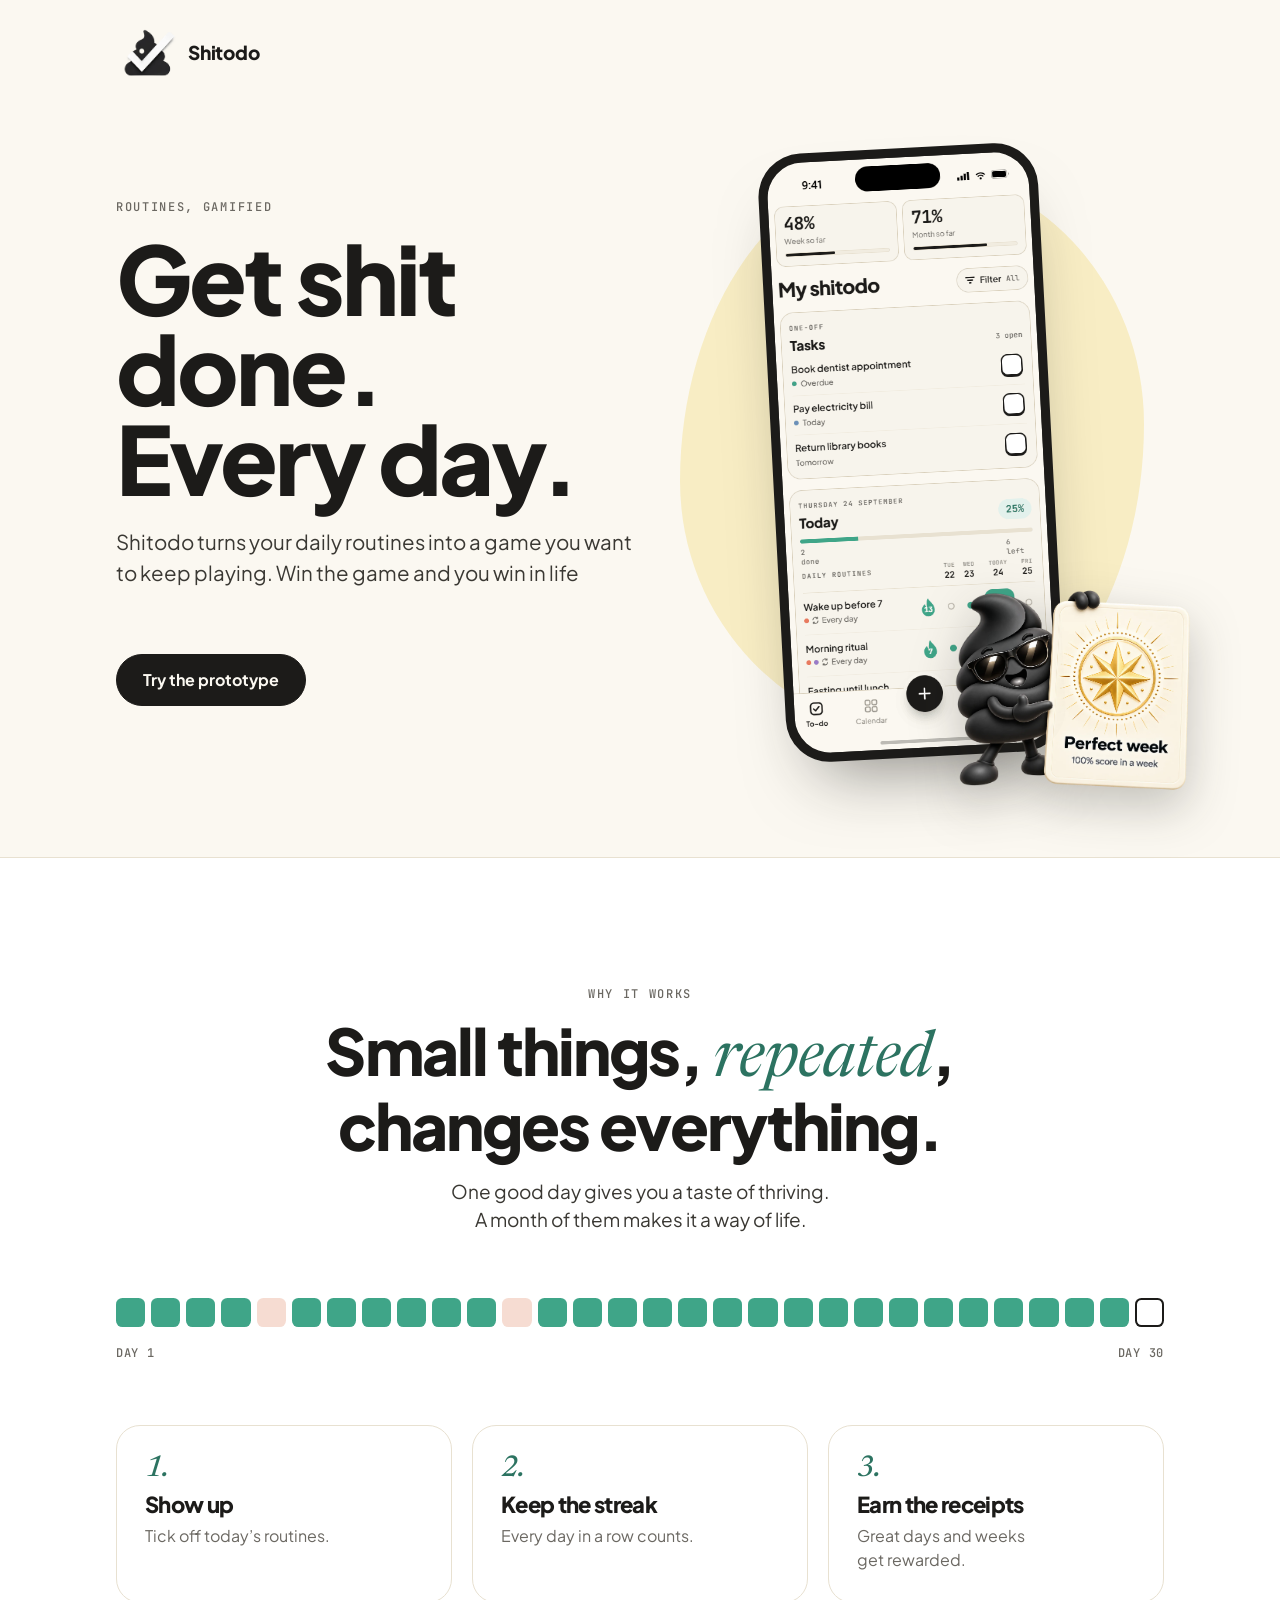
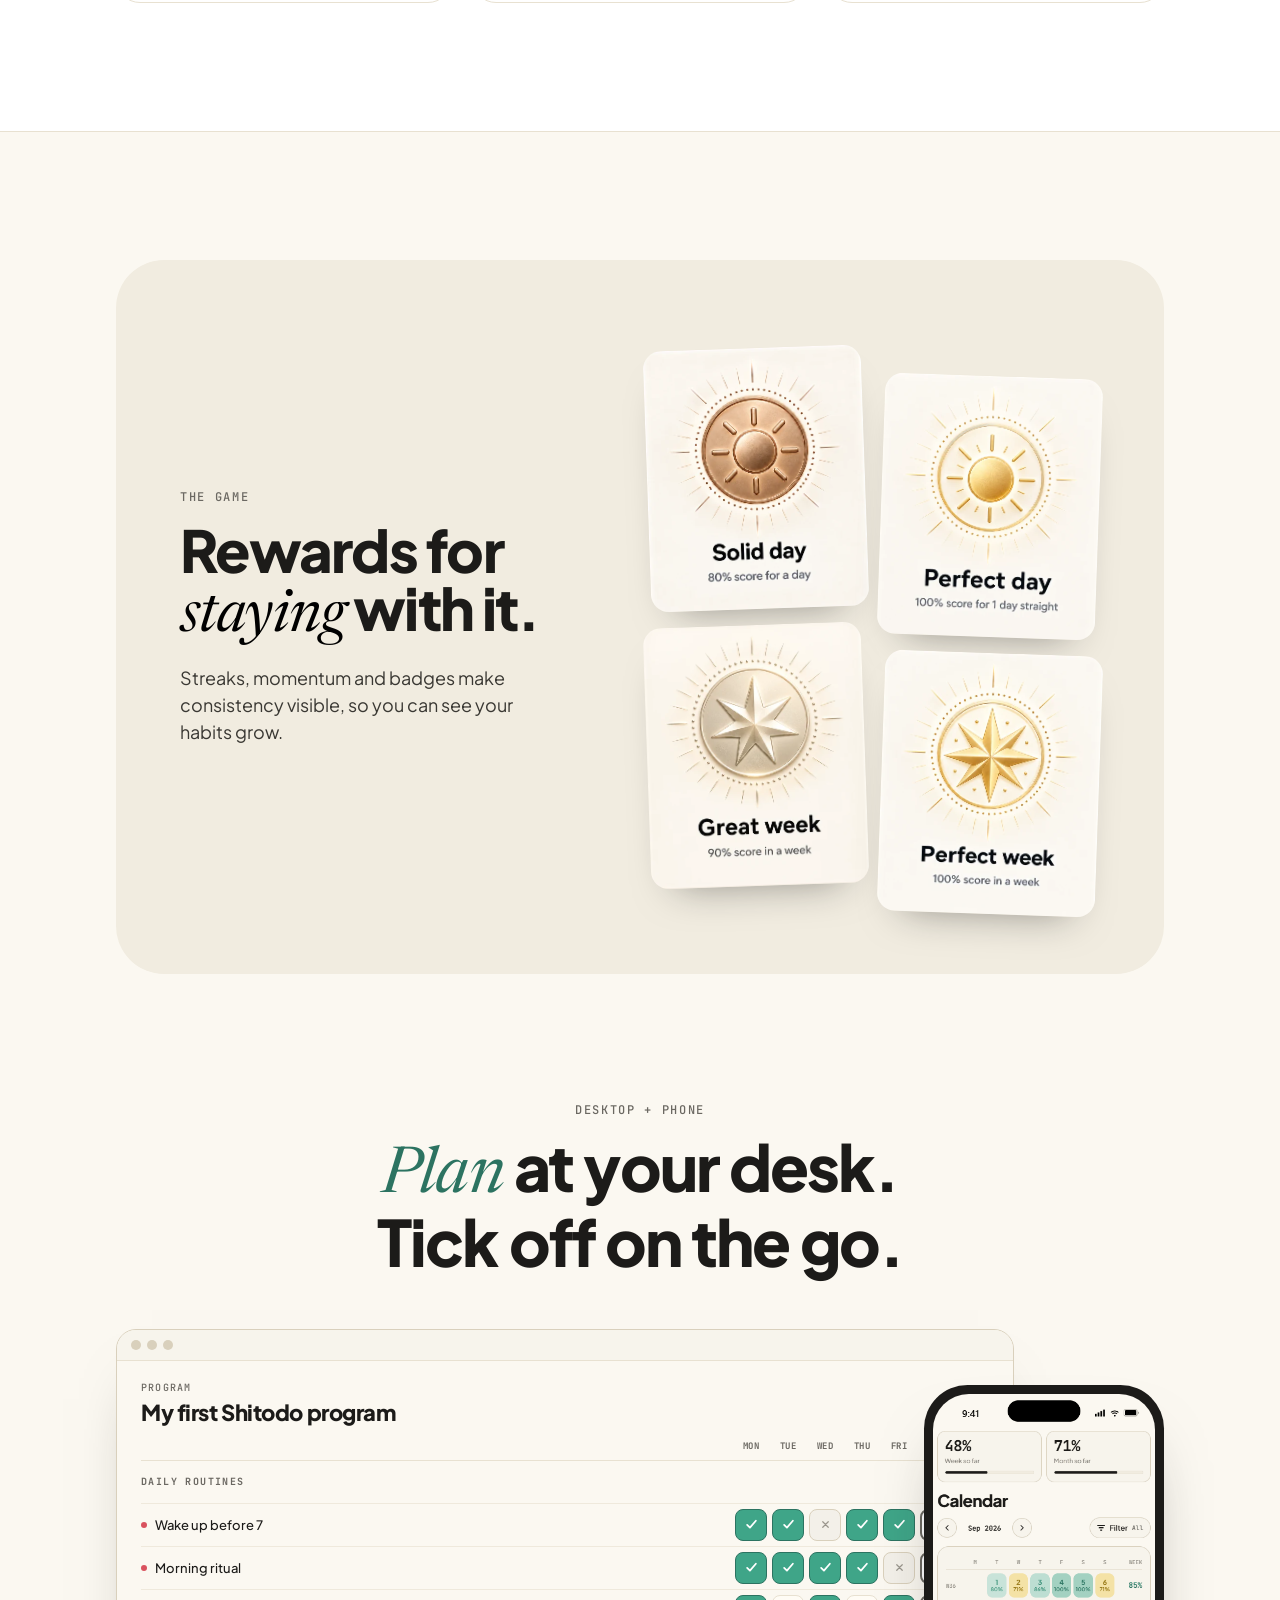
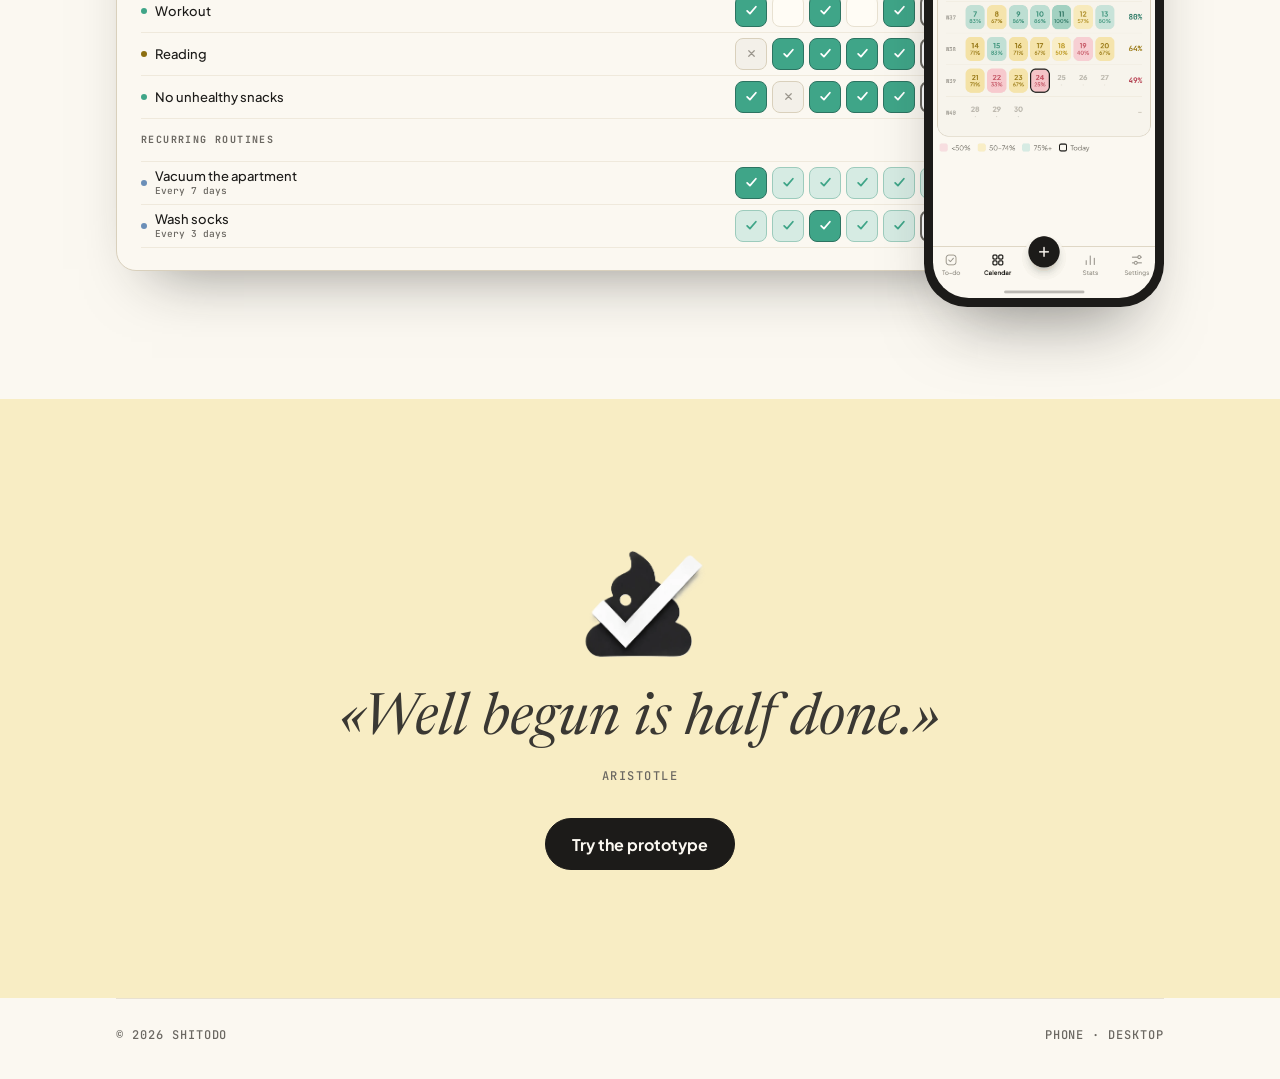
<file: projects/shitodo/index.html>
<!doctype html>
<html lang="en">
<head>
<meta charset="utf-8">
<script>if(/[?&](cover|static)=1/.test(location.search))document.documentElement.classList.add("still");</script>
<style>
#sd-loader{position:fixed;inset:0;z-index:2147483647;background:#FBF8F1;display:flex;flex-direction:column;align-items:center;justify-content:center;gap:22px;transition:opacity .4s ease,visibility .4s}
#sd-loader.done{opacity:0;visibility:hidden}
html.still #sd-loader{display:none}
html:not(.still):not(.sd-ready){overflow:hidden}
#sd-loader .stage{position:relative;width:220px;height:220px}
#sd-loader svg{position:absolute;inset:0;width:100%;height:100%}
#sd-loader img{position:absolute;left:50%;top:50%;width:112px;height:112px;transform:translate(-50%,-50%);object-fit:contain;mix-blend-mode:multiply}
#sd-loader .pct{font:700 13px "JetBrains Mono",ui-monospace,Menlo,monospace;color:#1C1B19;letter-spacing:.04em}
</style>
<meta name="viewport" content="width=device-width, initial-scale=1">
<meta name="description" content="Shitodo turns your daily routines into a game you want to keep playing.">
<link rel="icon" href="assets/logo.webp">
<title>Shitodo – small things, every day</title>
<link media="print" onload="this.media='all'" href="https://fonts.googleapis.com/css2?family=Plus+Jakarta+Sans:wght@400;500;600;700;800&family=JetBrains+Mono:wght@500;700&family=Newsreader:ital,wght@1,400;1,500&display=swap" rel="stylesheet">
<link rel="stylesheet" href="css/landing.css">
<style>
:root{--p0:#FBF8F1;--p1:#F7F4EC;--p2:#F1ECE0;--p3:#E8E1D1;--p4:#D9D0BC;--ink:#1C1B19;--i1:#3A3833;--i2:#6B6862;--g:#3FA588;--gd:#2C7361;--gbg:#D6EBE3;--honey:#E8C547;--hbg:#F8EDC4;--terra:#E8765A;--tink:#B5482E}
*{box-sizing:border-box}
html,body{margin:0;background:var(--p0);color:var(--ink);font-family:"Plus Jakarta Sans",sans-serif;-webkit-font-smoothing:antialiased}
a{color:var(--gd)}a:hover{color:var(--ink)}
.wrap{max-width:1160px;margin:0 auto;padding:0 clamp(20px,5vw,56px)}
.eb{font:500 12px "JetBrains Mono",monospace;letter-spacing:.14em;text-transform:uppercase;color:var(--i2)}
h1,h2,h3{margin:0;letter-spacing:-.03em;text-wrap:balance}
p{margin:0;text-wrap:pretty}
em{font-family:"Newsreader",serif;font-style:italic;font-weight:400;letter-spacing:-.01em}
.btn{display:inline-flex;align-items:center;height:52px;padding:0 26px;border-radius:999px;font-weight:700;font-size:16px;text-decoration:none;border:1.5px solid var(--ink);color:var(--ink);background:transparent}
.btn:hover{background:var(--ink);color:var(--p0)}
.btn.pri{background:var(--ink);color:var(--p0)}.btn.pri:hover{background:var(--gd);border-color:var(--gd)}
.nav{display:flex;justify-content:space-between;align-items:center;padding:20px 0;gap:16px}
.brand{display:flex;align-items:center;gap:8px;font-weight:800;font-size:19px;letter-spacing:-.01em}
.brand img{width:64px;height:64px;object-fit:contain}
.nav .btn{height:42px;font-size:14px;padding:0 20px}
.hero{display:grid;grid-template-columns:minmax(0,1fr) minmax(0,1fr);gap:40px;align-items:center;padding:24px 0 80px}
.hero h1{font-size:clamp(52px,7.4vw,100px);font-weight:800;line-height:.95;margin:18px 0 24px}
.hero h1 em{color:var(--gd);font-size:1.08em}
.lead{font-size:clamp(18px,1.6vw,21px);line-height:1.5;color:var(--i1);max-width:26em}
.ctas{display:flex;flex-wrap:wrap;gap:12px;margin-top:34px}
.hero-ph{position:relative;display:flex;justify-content:center;padding:20px 0}
.blob{position:absolute;inset:6% 4%;border-radius:48% 52% 46% 54%/55% 45% 55% 45%;background:var(--hbg)}
.ph{position:relative;flex:none;width:clamp(210px,23vw,280px);aspect-ratio:402/874;border-radius:clamp(30px,3.4vw,44px);background:var(--ink);padding:clamp(6px,.7vw,9px);box-shadow:0 40px 70px -34px rgba(28,27,25,.55)}
.ph img{display:block;width:100%;height:100%;border-radius:clamp(24px,2.8vw,36px);object-fit:cover}
.hero-ph .ph{transform:rotate(-3deg)}
.chip{position:absolute;display:flex;align-items:center;gap:10px;background:#fff;border:1px solid var(--p3);border-radius:16px;padding:10px 14px 10px 10px;box-shadow:0 16px 30px -18px rgba(28,27,25,.45);font-size:14px;font-weight:700;z-index:2}
.chip small{display:block;font:500 11px "JetBrains Mono";color:var(--i2);letter-spacing:.04em;margin-top:1px}
.chip .ic{width:36px;height:36px;border-radius:10px;display:grid;place-items:center;font:800 15px "JetBrains Mono"}
.chip img{width:40px;height:40px;border-radius:10px;object-fit:cover;object-position:top}
.c1{left:2%;top:22%}.c1 .ic{background:#FBE3D9;color:var(--tink)}
.mascot{position:absolute;right:-6%;bottom:-4%;width:clamp(150px,19vw,250px);z-index:2;filter:drop-shadow(0 18px 24px rgba(28,27,25,.25))}
.sec{padding:clamp(80px,10vw,128px) 0}
.ttl{text-align:center;max-width:780px;margin:0 auto}
.ttl h2{font-size:clamp(38px,5vw,64px);font-weight:800;line-height:1;margin-top:16px}
.ttl h2 em{color:var(--gd)}
.ttl p{font-size:19px;line-height:1.5;color:var(--i1);margin:20px auto 0;max-width:30em}
.strip{display:grid;grid-template-columns:repeat(30,minmax(0,1fr));gap:clamp(3px,.5vw,6px);margin:64px 0 18px}
.strip i{aspect-ratio:1;border-radius:clamp(3px,.5vw,7px);background:var(--p3)}
.strip i.d{background:var(--g)}.strip i.m{background:#F6DCD2}.strip i.t{background:#fff;box-shadow:inset 0 0 0 2px var(--ink)}
.strip-l{display:flex;justify-content:space-between;font:500 12px "JetBrains Mono";color:var(--i2);letter-spacing:.06em;text-transform:uppercase}
.steps{display:grid;grid-template-columns:repeat(3,minmax(0,1fr));gap:20px;margin-top:64px}
.step{background:#fff;border:1px solid var(--p3);border-radius:24px;padding:28px 28px 30px}
.step .n{font:500 30px "Newsreader";font-style:italic;color:var(--gd)}
.step h3{font-size:22px;font-weight:800;margin:6px 0 6px}
.step p{font-size:16px;line-height:1.5;color:var(--i2)}
.game{background:var(--p2);border-radius:clamp(28px,4vw,48px);padding:clamp(48px,7vw,88px) clamp(24px,5vw,72px);display:grid;grid-template-columns:minmax(0,1fr) minmax(0,1.1fr);gap:56px;align-items:center}
.game h2{font-size:clamp(36px,4.6vw,58px);font-weight:800;line-height:1;margin-top:16px}
.game h2 em{color:var(--tink)}
.game p{font-size:18px;line-height:1.5;color:var(--i1);margin-top:18px}
.bdg{display:grid;grid-template-columns:repeat(2,minmax(0,1fr));gap:16px}
.bdg img{display:block;width:100%;border-radius:18px;box-shadow:0 22px 40px -26px rgba(28,27,25,.5)}
.bdg img:nth-child(odd){transform:rotate(-2deg)}.bdg img:nth-child(even){transform:rotate(2deg) translateY(28px)}
.dev{display:grid;grid-template-columns:minmax(0,1fr) auto;align-items:end;margin-top:56px}
.dev .lp-win{width:100%;border-radius:20px}
.dev .ph{margin-left:-90px;margin-bottom:-36px;width:clamp(170px,19vw,240px)}
.end{text-align:center;display:flex;flex-direction:column;align-items:center}
.end img{width:150px;height:150px;object-fit:contain}
.end blockquote{margin:12px 0 0;font:400 clamp(34px,4.6vw,58px)/1.1 "Newsreader",serif;font-style:italic;color:var(--i1);max-width:16em;text-wrap:balance}
.end small{font:500 12px "JetBrains Mono";letter-spacing:.12em;text-transform:uppercase;color:var(--i2);margin-top:16px}
.foot{display:flex;justify-content:space-between;flex-wrap:wrap;gap:12px;padding:28px 0 36px;border-top:1px solid var(--p3);font:500 12px "JetBrains Mono";letter-spacing:.08em;text-transform:uppercase;color:var(--i2)}
@media (max-width:900px){
.hero,.game{grid-template-columns:minmax(0,1fr)}
.steps{grid-template-columns:minmax(0,1fr)}
.dev{grid-template-columns:minmax(0,1fr)}
.dev .ph{margin:-110px 0 0 auto;width:160px}
.strip{grid-template-columns:repeat(15,minmax(0,1fr))}
}
</style>
</head>
<body>
<div id="sd-loader" aria-label="Laster"><div class="stage"><svg viewBox="0 0 220 220"><circle cx="110" cy="110" r="96" fill="none" stroke="#E8E1D1" stroke-width="4"></circle><circle id="sd-arc" cx="110" cy="110" r="96" fill="none" stroke="#1C1B19" stroke-width="4" stroke-linecap="round" stroke-dasharray="603.19" stroke-dashoffset="603.19" transform="rotate(-90 110 110)"></circle></svg><img src="assets/shitodo-logo-v2.webp" alt="Shitodo"></div><div class="pct" id="sd-pct">0%</div></div>
<script>(function(){var d=document.documentElement;if(d.classList.contains('still'))return;var C=603.19,arc=document.getElementById('sd-arc'),pct=document.getElementById('sd-pct'),t0=performance.now(),v=0,ready=false,rt=0,rv=0,end=false;
function set(x){arc.setAttribute('stroke-dashoffset',C*(1-x));pct.textContent=Math.round(x*100)+'%'}
function tick(now){if(end)return;if(!ready){v=.92*(1-Math.exp(-(now-t0)/1400))}else{var k=Math.min(1,(now-rt)/220);v=rv+(1-rv)*k;if(k>=1){set(1);end=true;var l=document.getElementById('sd-loader');d.classList.add('sd-ready');l.classList.add('done');setTimeout(function(){l.remove()},450);return}}set(v);requestAnimationFrame(tick)}
requestAnimationFrame(tick);
function go(){if(ready)return;ready=true;rt=performance.now();rv=v}
var onload=function(){(document.fonts&&document.fonts.ready?document.fonts.ready:Promise.resolve()).then(go)};
if(document.readyState==='complete')onload();else window.addEventListener('load',onload);setTimeout(go,9000)})();</script>
<template id="__bundler_thumbnail"><svg xmlns="http://www.w3.org/2000/svg" viewBox="0 0 100 100"><rect width="100" height="100" fill="#F8EDC4"></rect><text x="50" y="64" text-anchor="middle" font-family="sans-serif" font-weight="800" font-size="42" fill="#1C1B19">S</text></svg></template>
<header class="wrap" data-screen-label="01 Hero">
<nav class="nav"><div class="brand"><img src="assets/logo.webp" alt="">Shitodo</div></nav>
<div class="hero">
<div>
<div class="eb">Routines, gamified</div>
<h1>Get shit done. Every day.</h1>
<p class="lead" style="width:525px;height:93px">Shitodo turns your daily routines into a game you want to keep playing. Win the game and you win in life</p>
<div class="ctas"><a class="btn pri" href="prototype.html" data-proto="1">Try the prototype</a></div>
</div>
<div class="hero-ph"><div class="blob"></div>
<img class="mascot" src="assets/mascot-perfect-week.webp" alt="Shitodo mascot holding a Perfect week badge">
<div class="ph"><img src="assets/screen-today.png" alt="Shitodo to-do screen"></div>
</div>
</div>
</header>
<section class="sec" style="background:#fff;border-top:1px solid var(--p3);border-bottom:1px solid var(--p3)" data-screen-label="02 Consistency">
<div class="wrap">
<div class="ttl"><div class="eb">Why it works</div><h2>Small things, <em>repeated</em>, changes everything.</h2><p>One good day gives you a taste of thriving.<br>A month of them makes it a way of life.</p></div>
<div class="strip" id="strip"></div>
<div class="strip-l"><span>Day 1</span><span>Day 30</span></div>
<div class="steps">
<div class="step"><div class="n">1.</div><h3>Show up</h3><p>Tick off today’s routines.</p></div>
<div class="step"><div class="n">2.</div><h3>Keep the streak</h3><p>Every day in a row counts.</p></div>
<div class="step"><div class="n">3.</div><h3>Earn the receipts</h3><p>Great days and weeks get rewarded.</p></div>
</div>
</div>
</section>
<section class="sec" data-screen-label="03 The game">
<div class="wrap">
<div class="game">
<div><div class="eb">The game</div><h2>Rewards for <em style="color:#000000">staying</em> with it.</h2><p>Streaks, momentum and badges make consistency visible, so you can see your habits grow.</p></div>
<div class="bdg"><img src="assets/badges/solid_day.webp" alt="Solid day"><img src="assets/badges/perfect_day.webp" alt="Perfect day"><img src="assets/badges/great_week.webp" alt="Great week"><img src="assets/badges/perfect_week.webp" alt="Perfect week"></div>
</div>
</div>
</section>
<section class="sec" style="padding-top:0" data-screen-label="04 Phone and desktop">
<div class="wrap">
<div class="ttl"><div class="eb">Desktop + phone</div><h2><em>Plan</em> at your desk.<br>Tick off on the go.</h2></div>
<div class="dev"><div id="desk"></div><div class="ph"><img src="assets/screen-calendar.png" alt=""></div></div>
</div>
</section>
<section class="sec" style="background:var(--hbg)" data-screen-label="05 Try it">
<div class="wrap end">
<img src="assets/logo.webp" alt="Shitodo">
<blockquote>«Well begun is half done.»</blockquote>
<small>Aristotle</small>
<div class="ctas"><a class="btn pri" href="prototype.html" data-proto="1">Try the prototype</a></div>
</div>
</section>
<div class="wrap"><footer class="foot"><span>© 2026 Shitodo</span><span>Phone · Desktop</span></footer></div>
<script src="js/landing-parts.js"></script>
<script>
document.getElementById('desk').innerHTML=LP.program();
const pat='ddddmddddddmdddddddddddddddddt';
document.getElementById('strip').innerHTML=[...pat].map(c=>`<i class="${c}"></i>`).join('');
</script>
</body>
</html>
</file>
<file: projects/shitodo/css/landing.css>
*{box-sizing:border-box}
body{margin:0;font-family:"Plus Jakarta Sans",sans-serif;color:#1C1B19}
a{color:#B5482E}a:hover{color:#1C1B19}
.lp-eb{font:500 10px "JetBrains Mono",monospace;letter-spacing:.12em;text-transform:uppercase;color:#6B6862}
.lp-q{margin:0}.lp-q blockquote{margin:0;font-family:"Newsreader",serif;font-style:italic;font-weight:400;color:#3A3833;line-height:1.15;text-wrap:balance}
.lp-q figcaption{font:500 11px "JetBrains Mono",monospace;letter-spacing:.1em;text-transform:uppercase;color:#6B6862;margin-top:16px}
.lp-phone{width:280px;height:580px;border-radius:44px;background:#1C1B19;padding:10px;box-shadow:0 34px 60px -30px rgba(28,27,25,.55);flex:none}
.lp-scr{height:100%;border-radius:34px;background:#FBF8F1;overflow:hidden;padding:14px 16px}
.lp-sb{display:flex;justify-content:space-between;align-items:center;font:600 11.5px "Plus Jakarta Sans";padding:0 8px}
.lp-isl{width:78px;height:22px;border-radius:999px;background:#1C1B19}
.lp-nt{margin-top:14px;background:#fff;border:1px solid #E8E1D1;border-radius:16px;padding:10px 12px;display:grid;grid-template-columns:30px 1fr;gap:10px;align-items:center;box-shadow:0 10px 24px -12px rgba(28,27,25,.4)}
.lp-nt img{width:30px;height:30px;object-fit:contain;mix-blend-mode:multiply}
.lp-nt .h{display:flex;justify-content:space-between;font-size:11.5px}.lp-nt .h span{font-size:10.5px;color:#6B6862}
.lp-nt p{margin:2px 0 0;font-size:12px;color:#3A3833}
.lp-ph-h{margin:18px 2px 10px}
.lp-big{font-size:22px;font-weight:800;letter-spacing:-.02em;margin-top:4px}
.lp-bar{height:6px;border-radius:999px;background:#E8E1D1;margin-top:10px;overflow:hidden}.lp-bar i{display:block;height:100%;background:#3FA588;border-radius:999px}
.lp-li{display:flex;align-items:center;gap:10px;padding:9px 2px;border-top:1px solid #EFE9DC;font-size:13px;font-weight:600}
.lp-li.on .n{color:#6B6862}
.lp-cb{width:22px;height:22px;border-radius:6px;border:1.5px solid #BDB8AC;display:grid;place-items:center;flex:none;background:#fff}
.lp-cb.on{background:#3FA588;border-color:#3FA588}
.lp-str{margin-left:auto;display:flex;align-items:center;gap:3px;font:700 10.5px "JetBrains Mono";color:#B5482E}
.lp-tm{margin-left:auto;font:500 10.5px "JetBrains Mono";color:#6B6862}
.lp-win{background:#FBF8F1;border:1px solid #D9D0BC;border-radius:14px;overflow:hidden;box-shadow:0 34px 60px -36px rgba(28,27,25,.5)}
.lp-wb{display:flex;gap:6px;padding:10px 14px;border-bottom:1px solid #E8E1D1;background:#F7F4EC}.lp-wb i{width:10px;height:10px;border-radius:50%;background:#D9D0BC}
.lp-wc{padding:20px 24px 22px}
.lp-wt{font-size:22px;font-weight:800;letter-spacing:-.02em;margin:4px 0 14px}
.lp-days{display:grid;grid-template-columns:minmax(0,1fr) auto;padding-bottom:8px;border-bottom:1.5px solid #E8E1D1}
.lp-cells{display:flex;gap:5px}
.lp-cells span{width:32px;text-align:center;font:700 9px "JetBrains Mono";letter-spacing:.06em;color:#6B6862}
.lp-sh{font:700 10px "JetBrains Mono";letter-spacing:.14em;text-transform:uppercase;color:#6B6862;height:43px;display:flex;align-items:center;border-bottom:1px solid #EFE9DC}
.lp-r{display:grid;grid-template-columns:minmax(0,1fr) auto;gap:10px;align-items:center;padding:5px 0;border-bottom:1px solid #EFE9DC}
.lp-r .n{display:flex;align-items:center;gap:8px;font-size:13px;font-weight:500;min-width:0;white-space:nowrap;overflow:hidden}
.lp-r .n i{width:6px;height:6px;border-radius:50%;flex:none}
.lp-r .iv{display:block;font:500 9.5px "JetBrains Mono";color:#6B6862}
.lp-c{width:32px;height:32px;border-radius:8px;display:grid;place-items:center}
.lp-c.m{background:#F3F0E9;border:1px solid #D9D0BC}.lp-c.dn{background:#3FA588;border:1px solid #2C7361}.lp-c.cv{background:#D6EBE3;border:1px solid #9CCBBC}.lp-c.td{background:#fff;border:2px solid #6B6862}.lp-c.fu{background:#FFFCF5;border:1px solid #E8E1D1}
.lp-card{background:#fff;border:1px solid #D9D0BC;border-radius:18px;padding:22px 24px}
.lp-stk{display:grid;grid-template-columns:repeat(3,1fr);gap:14px;padding-bottom:18px;border-bottom:1px solid #EFE9DC}
.lp-stk .v{font:700 24px "JetBrains Mono";margin-top:6px;display:flex;align-items:center;gap:6px}.lp-stk small{font:500 12px "Plus Jakarta Sans";color:#6B6862;margin-left:2px}
.lp-rings{display:grid;grid-template-columns:repeat(3,1fr);gap:12px;padding:18px 0;border-bottom:1px solid #EFE9DC;text-align:center}
.lp-ring{width:76px;height:76px;border-radius:50%;display:grid;place-items:center;margin:0 auto}.lp-ring b{width:62px;height:62px;border-radius:50%;background:#fff;display:grid;place-items:center;font:700 15px "JetBrains Mono"}
.lp-rings .rl{font-size:11.5px;color:#6B6862;margin-top:8px}
.lp-areas{display:flex;flex-direction:column;gap:10px;padding-top:18px}
.lp-ar{display:grid;grid-template-columns:86px 1fr 40px;gap:10px;align-items:center;font-size:12.5px}
.lp-ab{height:8px;border-radius:999px;background:#E8E1D1;overflow:hidden}.lp-ab i{display:block;height:100%;border-radius:999px}
.lp-ar .vv{font:700 11.5px "JetBrains Mono";text-align:right}
.lp-bdg{display:grid;grid-template-columns:repeat(5,minmax(0,1fr));gap:16px;padding-top:8px}
.lp-b{text-align:center}.lp-b .pic{position:relative}
.lp-b img{display:block;width:100%;aspect-ratio:1;object-fit:cover;border-radius:10px;box-shadow:0 0 0 2px #3FA588}
.lp-b.p img{filter:grayscale(.75);opacity:.8;box-shadow:0 0 0 2px #E8C547}
.lp-b .ct{position:absolute;top:-9px;right:-9px;min-width:28px;height:28px;padding:0 6px;border-radius:999px;background:#3FA588;color:#fff;font:700 11px "JetBrains Mono";display:grid;place-items:center;border:2px solid #fff}
.lp-b .tg{position:absolute;left:50%;bottom:-8px;transform:translateX(-50%);white-space:nowrap;font:700 8.5px "JetBrains Mono";letter-spacing:.06em;text-transform:uppercase;padding:3px 6px;border-radius:999px;background:#3FA588;color:#fff}
.lp-b.p .tg{background:#E8C547;color:#1C1B19}
.lp-b .nm{font-size:11.5px;font-weight:700;margin-top:16px}
.frame{position:absolute}
.flabel{display:block;font:500 13px "JetBrains Mono";letter-spacing:.06em;text-transform:uppercase;color:#6B6862;margin-bottom:12px}.flabel b{color:#1C1B19}
.L{width:1280px;background:#FBF8F1;border:1px solid #D9D0BC;overflow:hidden}
.nav{display:flex;justify-content:space-between;align-items:center;padding:24px 56px}
.brandS{display:flex;align-items:center;gap:10px;font-weight:800;font-size:17px;letter-spacing:-.01em}.brandS img{width:40px;height:40px;object-fit:contain;mix-blend-mode:multiply}
.links{display:flex;gap:10px;align-items:center}
.btn{padding:11px 18px;border-radius:10px;font:600 14px "Plus Jakarta Sans";border:1px solid #D9D0BC;background:#FBF8F1;color:#1C1B19;text-decoration:none;display:inline-flex}
.btn.pri{background:#1C1B19;border-color:#1C1B19;color:#fff}
.btn.lg{padding:15px 26px;font-size:15.5px}
.navlink{font-size:14px;font-weight:500;color:#3A3833;text-decoration:none;padding:0 8px}
.h1{font-weight:800;letter-spacing:-.045em;line-height:.95;margin:0}
.lead{font-size:19px;line-height:1.5;color:#3A3833;max-width:540px;margin:0;text-wrap:pretty}
.plat{font:500 11px "JetBrains Mono";letter-spacing:.12em;text-transform:uppercase;color:#6B6862}
.ft .num{font:700 11px "JetBrains Mono";color:#6B6862;letter-spacing:.08em}
.ft h4{margin:6px 0 0;font-size:21px;font-weight:800;letter-spacing:-.015em}
.ft p{margin:6px 0 0;font-size:15px;color:#6B6862;line-height:1.45;text-wrap:pretty;max-width:380px}
.foot{padding:26px 56px;border-top:1px solid #E8E1D1;display:flex;justify-content:space-between;align-items:center;font-size:13px;color:#6B6862}
.tile{border-radius:24px;padding:32px;overflow:hidden;position:relative}.t-c{background:#F1ECE0}.t-w{background:#fff;border:1px solid #E8E1D1}
</file>
